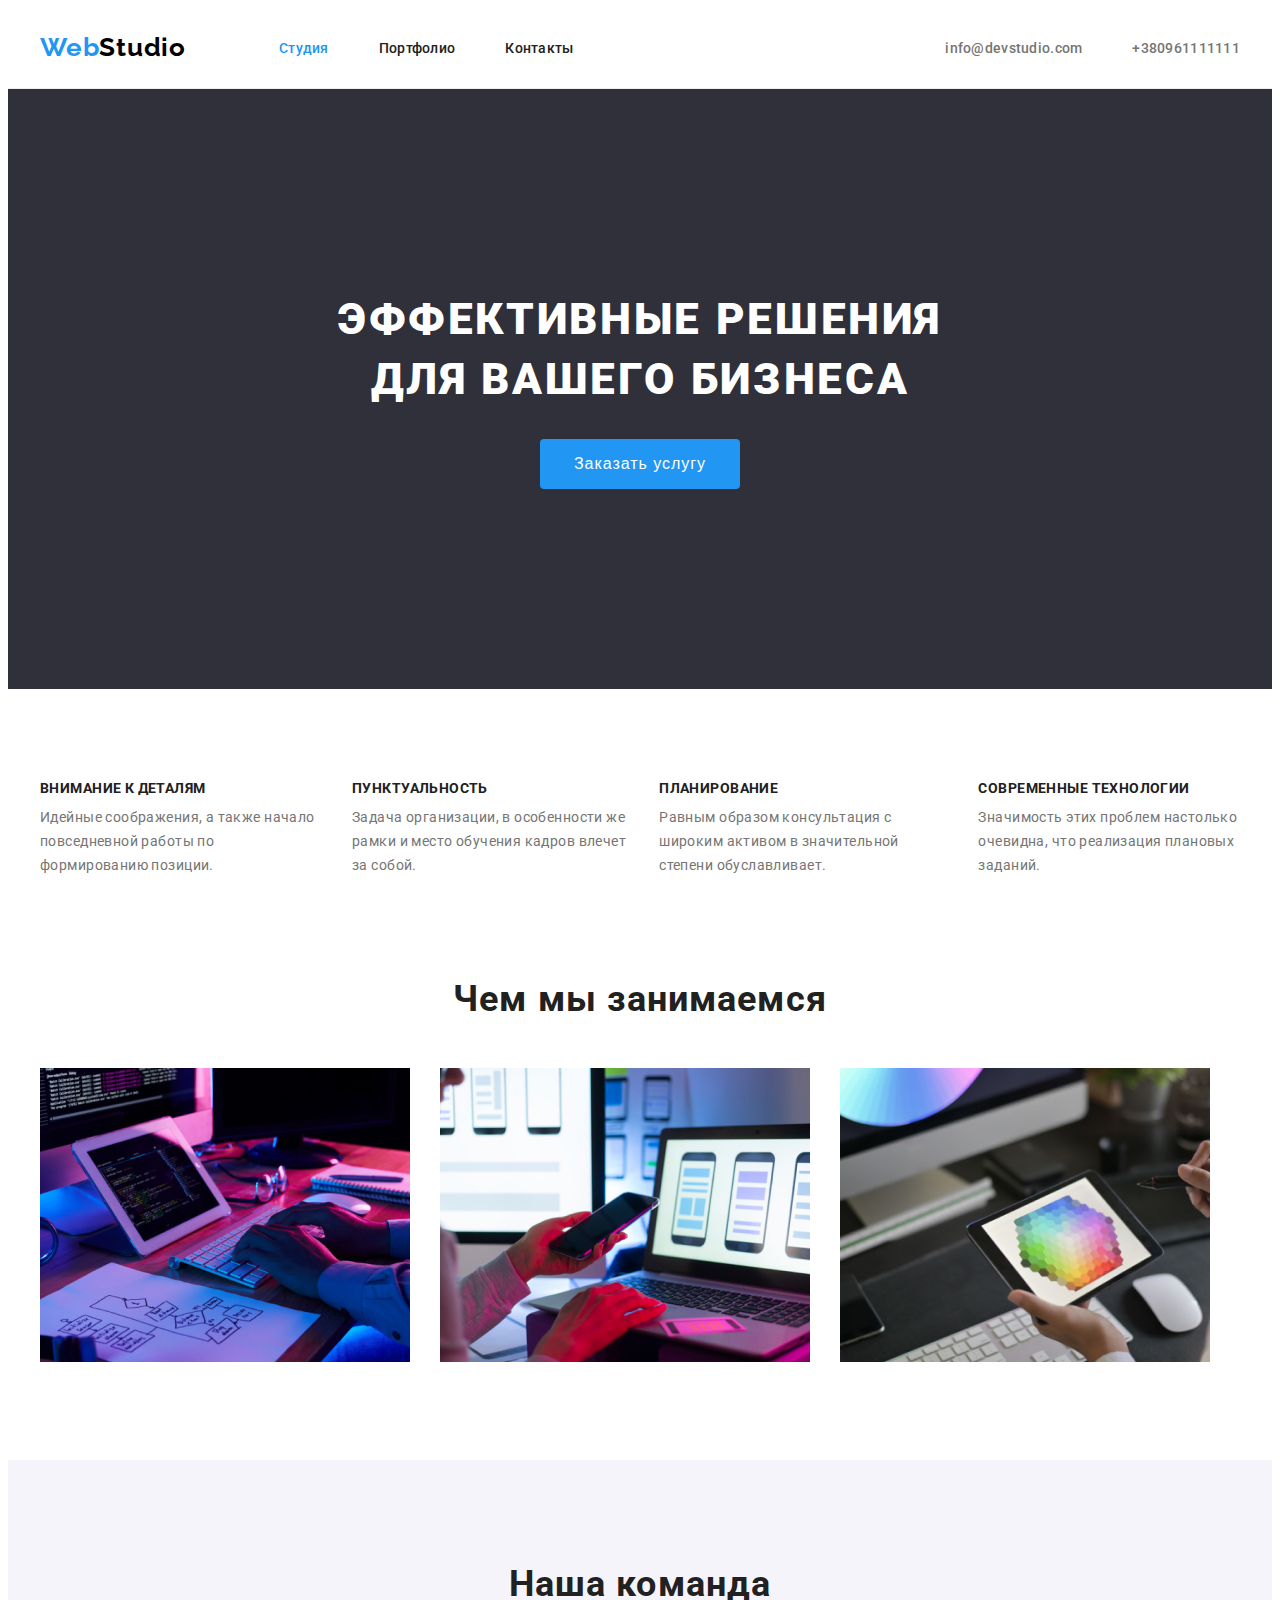
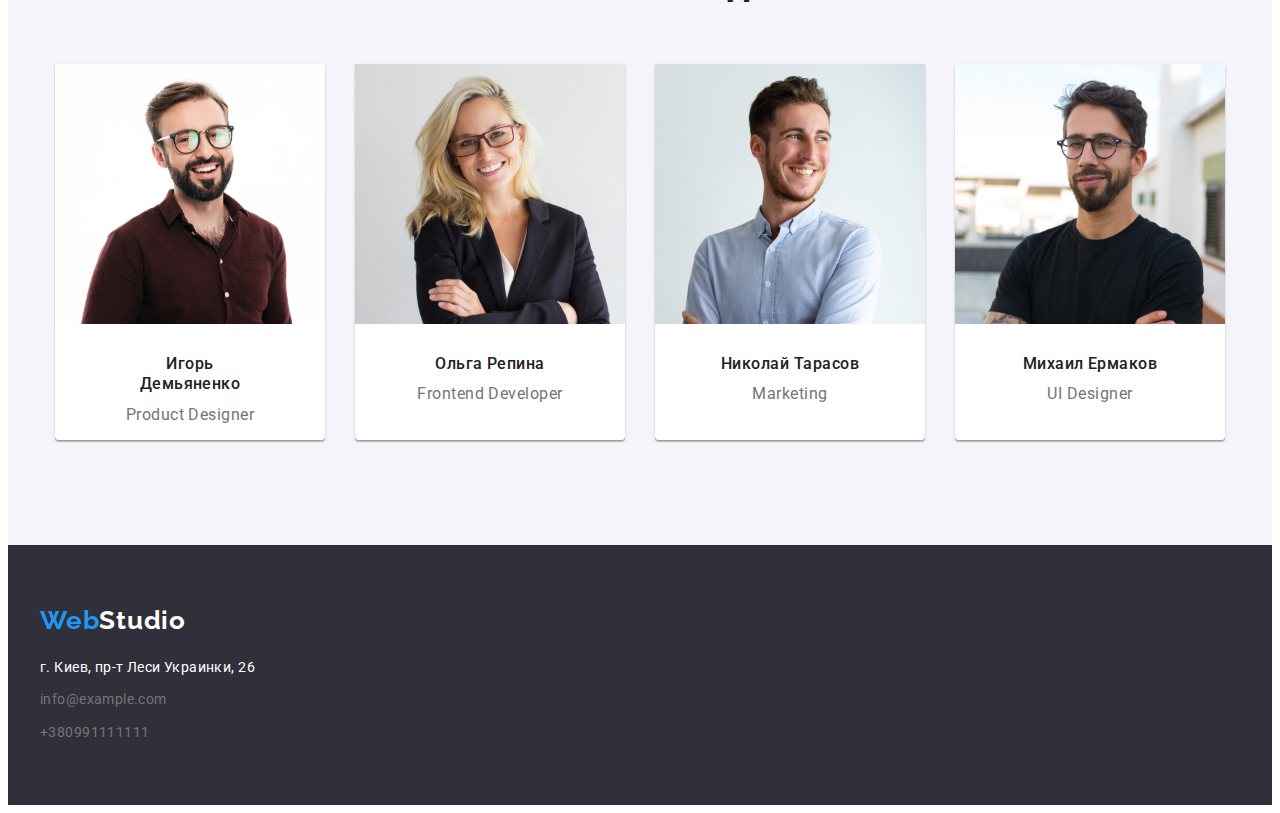
<file: index.html>
<!DOCTYPE html>
<html lang="ru">
<head>
    <meta charset="UTF-8">
    <meta name="viewport" content="width=device-width, initial-scale=1.0">
    <title lang="en">WebStudio</title>
    <link rel="stylecheet" href="https://cdnjs.cloudflare.com/ajax/libs/modern-normalize/1.0.0/modern-normalize.min.css"/>
    <link rel="preconnect" href="https://fonts.gstatic.com">
    <link href="https://fonts.googleapis.com/css2?family=Raleway:wght@700&family=Roboto:wght@400;500;700;900&display=swap" rel="stylesheet">
    <link rel="stylesheet" href="./css/style.css">
</head>
<body>
    <header class="header">
        <div class="container">
        <nav class="navigation">
            <a class="logotype link" href="#" lang="en">Web<span class="header-span">Studio</span></a>
            <ul class="navigation-list list">
                <li class="navigation-list-item">
                    <a class="studio-link active-link link" href="#">Студия</a>
                </li>
                <li class="navigation-list-item">
                    <a class="studio-link link" href="./portfolio.html">Портфолио</a>
                </li>
                <li class="navigation-list-item">
                    <a class="studio-link link" href="#">Контакты</a>
                </li>
            </ul>
         </nav>
             <ul class="contacts-list list">
                 <li class="contacts-links">
                    <a class="contacts-link link" href="mailto:info@devstudio.com">info@devstudio.com</a>
                 </li>
                 <li class="contacts-links">
                    <a class="contacts-link link" href="tel:+380961111111">+380961111111</a>
                 </li>
            </ul>
        </div>
    </header>
    <main>
        <!-- Hero -->
        <section class="hero">
            <div class="container">
                <h1 class="hero-title">Эффективные решения<br>для вашего бизнеса</h1>
                <button class="hero-button">Заказать услугу</button>
        </div>
        </section>

        <!-- Feature -->
        <section class="feature">
            <div class="container">
            <h2 style="display: none">Эффективные решения</h2>
                <ul class="feature-list list">
                    <li class="feature-list-item">
                        <h3 class="feature-subtitle">Внимание к деталям</h3>
                        <p class="deskcription">Идейные соображения, а также начало повседневной работы по формированию позиции.</p>
                    </li>
                    <li class="feature-list-item">
                        <h3 class="feature-subtitle">Пунктуальность</h3>
                        <p class="deskcription">Задача организации, в особенности же рамки и место обучения кадров влечет за собой.</p>
                    </li>
                    <li class="feature-list-item">
                        <h3 class="feature-subtitle">Планирование</h3>
                        <p class="deskcription">Равным образом консультация с широким активом в значительной степени обуславливает.</p>
                    </li>
                    <li class="teature-list-item"> 
                        <h3 class="feature-subtitle">Современные технологии</h3>
                        <p class="deskcription">Значимость этих проблем настолько очевидна, что реализация плановых заданий.</p>
                    </li>
                </ul>
            </div>
        </section>

        <!-- Wtat we do -->
        <section class="we-do">
            <div class="container">
                <h2 class="we-do-title">Чем мы занимаемся</h2>
                <ul class="we-do-list list">
                    <li class="we-do-img">
                        <img class="we-do-img" src="./images/whatwedo/img1.jpg" alt="компьютер" width="370" height="294"> 
                    </li>
                    <li class="we-do-img">
                        <img class="we-do-img" src="./images/whatwedo/img2.jpg" alt="смартфон" width="370" height="294">
                    </li>
                    <li class="we-do-img">
                        <img class="we-do-img" src="./images/whatwedo/img3.jpg" alt="планшет" width="370" height="294">
                    </li>
                </ul>
            </div>
        </section>

        <!-- Our team -->
        <section class="our-team">
                <h2 class="our-team-title">Наша команда</h2>
                <ul class="our-team-list list">
                    <li class="our-team-item">
                        <img class="our-team-img" src="./images/our_team/team_1.jpg" alt="Игорь Демьяненко" width="270" height="260">
                        <div class="card-team">
                            <h3 class="our-team-subtitle">Игорь Демьяненко</h3>
                        <p class="our-team-desk" lang="en">Product Designer</p>
                    </div>
                    </li>
                    <li class="our-team-item">
                        <img class="our-team-img" src="./images/our_team/team_2.jpg" alt="Ольга Репина" width="270" height="260">
                        <div class="card-team">
                            <h3 class="our-team-subtitle">Ольга Репина</h3>
                            <p class="our-team-desk" lang="en">Frontend Developer</p>
                        </div>
                    </li>
                    <li class="our-team-item">
                        <img class="our-team-img" src="./images/our_team/team_3.jpg" alt="Николай Тарасов" width="270" height="260">
                        <div class="card-team">
                            <h3 class="our-team-subtitle">Николай Тарасов</h3>
                            <p class="our-team-desk" lang="en">Marketing</p>
                        </div>
                    </li>
                    <li class="our-team-item">
                        <img class="our-team-img" src="./images/our_team/team_4.jpg" alt="Михаил Ермаков" width="270" height="260">
                        <div class="card-team">
                            <h3 class="our-team-subtitle">Михаил Ермаков</h3>
                            <p class="our-team-desk" lang="en">UI Designer</p>
                        </div>
                    </li>
                </ul>
            
        </section>

    </main>
    <footer class="footer">
        <div class="container">
        <a class="footer-logotype link" href="#" lang="en">Web<span class="footer-span">Studio</span></a>
         <address class="address">
                <ul class="address-list list">
                    <li class="address-list-item">
                        <a class="address-link-map link" href="https://goo.gl/maps/3Z7rk7Q4F9AWosEu5"> г. Киев, пр-т Леси Украинки, 26</a>
                    </li>
                    <li class="address-list-item">
                       <a class="address-link link" href="mailto:info@example.com">info@example.com</a>
                    </li>
                    <li class="address-list-item">
                       <a class="address-link link" href="tel:+380991111111">+380991111111</a>
                    </li>
               </ul>
        </div>
        </address>
    </footer>
</body>
</html>
</file>
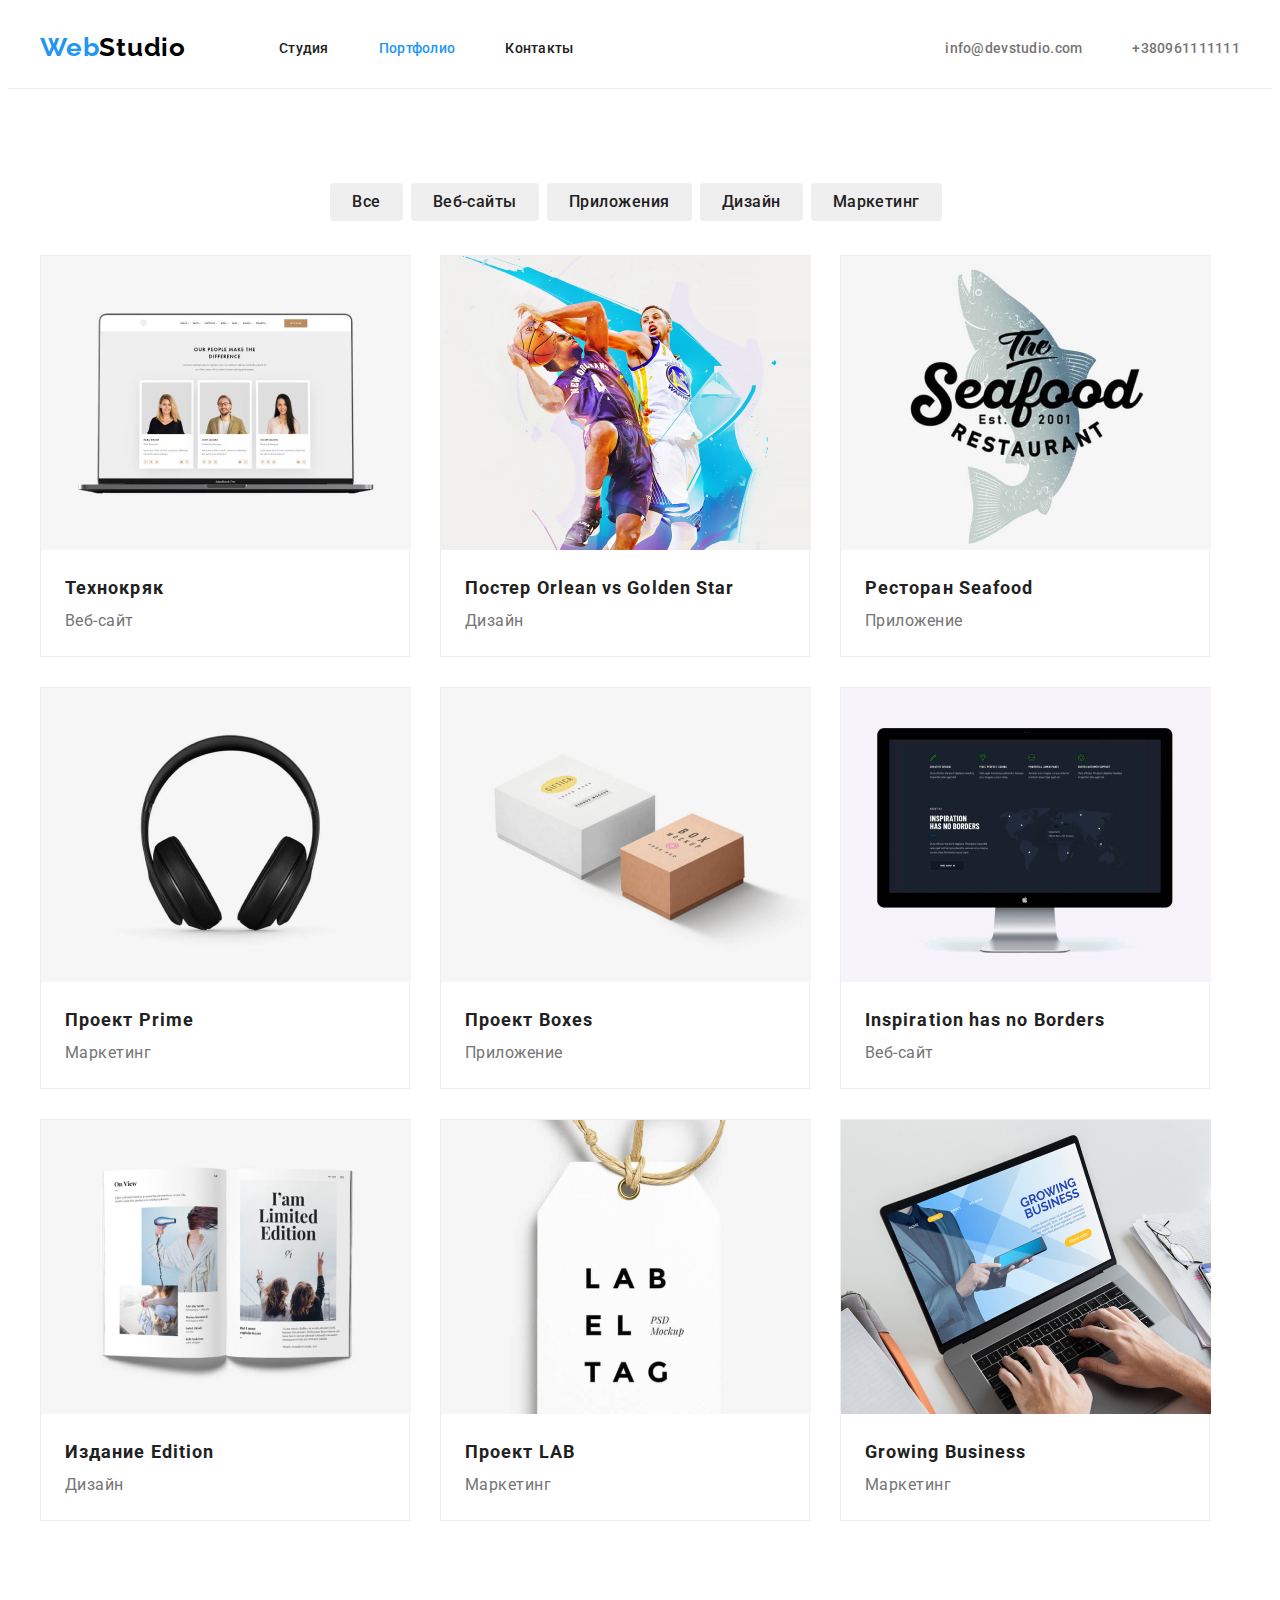
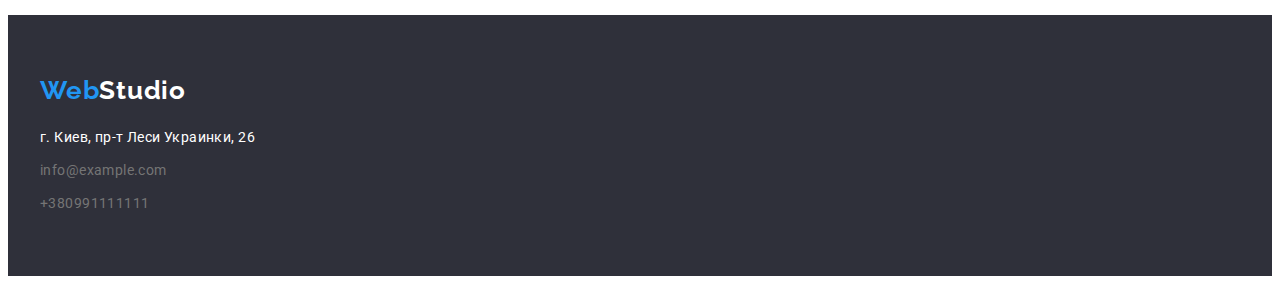
<file: portfolio.html>
<!DOCTYPE html>
<html lang="ru">
<head>
    <meta charset="UTF-8">
    <meta name="viewport" content="width=device-width, initial-scale=1.0">
    <title lang="en">Portfolio | WebStudio</title>
    <link rel="stylecheet" href="https://cdnjs.cloudflare.com/ajax/libs/modern-normalize/1.0.0/modern-normalize.min.css"/>
    <link rel="preconnect" href="https://fonts.gstatic.com">
    <link href="https://fonts.googleapis.com/css2?family=Raleway:wght@700&family=Roboto:wght@400;500;700;900&display=swap" rel="stylesheet">
    <link rel="stylesheet" href="./css/style.css">
</head>
<body>
    <header class="header">
        <div class="container">
        <nav class="navigation">
            <a class="logotype link" href="#" lang="en">Web<span class="header-span">Studio</span></a>
            <ul class="navigation-list list">
                <li class="navigation-list-item">
                    <a class="portfolio-link link" href="./index.html">Студия</a>
                </li>
                <li class="navigation-list-item">
                    <a class="portfolio-link active-link link" href="#">Портфолио</a>
                </li>
                <li class="navigation-list-item">
                    <a class="portfolio-link link" href="#">Контакты</a>
                </li>
            </ul>
         </nav>
             <ul class="contacts-list list">
                 <li class="contacts-links">
                    <a class="contacts-link link" href="mailto:info@devstudio.com">info@devstudio.com</a>
                 </li>
                 <li class="contacts-links">
                    <a class="contacts-link link" href="tel:+380961111111">+380961111111</a>
                 </li>
            </ul>
        </div>
    </header>
    <main>
        <!-- Portfolio -->
        <section class="portfolio">
            <div class="container">
            <h1 hidden>Buttons</h1>
                <ul class="btn-list list">
                    <li><button class="btn-portfolio" type="button">Все</button></li>
                    <li><button class="btn-portfolio" type="button">Веб-сайты</button></li>
                    <li><button class="btn-portfolio" type="button">Приложения</button></li>
                    <li><button class="btn-portfolio" type="button">Дизайн</button></li>
                    <li><button class="btn-portfolio" type="button">Маркетинг</button></li>
                </ul>
    
                <ul class="portfolio-list list">
                    <li class="portfolio-list-item">
                        <img class="portfolio-img"
                        src="./images-portfolio/img-1.jpg" alt="Технокряк" width="370" height="294"> 
                        <div class="card-desk"><h2 class="portfolio-subtitle">Технокряк</h2>
                        <p class="portfolio-desk">Веб-сайт</p></div>
                    </li>
                    <li class="portfolio-list-item"> 
                        <img class="portfolio-img"
                        src="./images-portfolio/img-2.jpg" alt="Постер New Orlean vs Golden Star" width="370" height="294">
                        <div class="card-desk"><h2 class="portfolio-subtitle">Постер <span lang="en">Orlean vs Golden Star</span></h2>
                        <p class="portfolio-desk">Дизайн</p></div>
                    </li>
                    <li class="portfolio-list-item">
                        <img class="portfolio-img"
                        src="./images-portfolio/img-3.jpg" alt="Ресторан Seafood" width="370" height="294">
                        <div class="card-desk"><h2 class="portfolio-subtitle">Ресторан <span lang="en">Seafood</span></h2>
                        <p class="portfolio-desk">Приложение</p></div>
                    </li>
                    <li class="portfolio-list-item">
                        <img class="portfolio-img"
                        src="./images-portfolio/img-4.jpg" alt="Проект Prime" width="370" height="294">
                        <div class="card-desk"><h2 class="portfolio-subtitle">Проект <span lang="en">Prime</span></h2>
                        <p class="portfolio-desk">Маркетинг</p></div>
                    </li>
                    <li class="portfolio-list-item">
                        <img class="portfolio-img"
                        src="./images-portfolio/img-5.jpg" alt="Проект Boxes" width="370" height="294">
                        <div class="card-desk"><h2 class="portfolio-subtitle">Проект <span lang="en">Boxes</span></h2>
                        <p class="portfolio-desk">Приложение</p></div>
                    </li>
                    <li class="portfolio-list-item">
                        <img class="portfolio-img"
                        src="./images-portfolio/img-6.jpg" alt="Inspiration has no Borders" width="370" height="294">
                        <div class="card-desk"><h2 class="portfolio-subtitle" lang="en">Inspiration has no Borders</h2>
                        <p class="portfolio-desk">Веб-сайт</p></div>
                    </li>
                    <li class="portfolio-list-item">
                        <img class="portfolio-img"
                        src="./images-portfolio/img-7.jpg" alt="Издание Limited Edition" width="370" height="294">
                        <div class="card-desk"><h2 class="portfolio-subtitle">Издание <span lang="en">Edition</span></h2>
                        <p class="portfolio-desk">Дизайн</p></div>
                    </li>
                    <li class="portfolio-list-item"> 
                        <img class="portfolio-img"
                        src="./images-portfolio/img-8.jpg" alt="Проект LAB" width="370" height="294">
                        <div class="card-desk"><h2 class="portfolio-subtitle">Проект <span lang="en">LAB</span></h2>
                        <p class="portfolio-desk">Маркетинг</p></div>
                    </li>
                    <li class="portfolio-list-item">
                        <img class="portfolio-img"
                        src="./images-portfolio/img-9.jpg" alt="Growing Business" width="370" height="294">
                        <div class="card-desk"><h2 class="portfolio-subtitle" lang="en">Growing Business</h2>
                        <p class="portfolio-desk">Маркетинг</p></div>
                    </li>
                </ul>
            </div>
        </section>
    </main>
        <footer class="footer">
            <div class="container">
            <a class="footer-logotype link" href="#" lang="en">Web<span class="footer-span">Studio</span></a>
            <address class="address">
                    <ul class="address-list list">
                        <li class="address-list-item">
                            <a class="address-link-map link" href="https://goo.gl/maps/3Z7rk7Q4F9AWosEu5"> г. Киев, пр-т Леси Украинки, 26</a>
                        </li>
                        <li class="address-list-item">
                           <a class="address-link link" href="mailto:info@example.com">info@example.com</a>
                        </li>
                        <li class="address-list-item">
                           <a class="address-link link" href="tel:+380991111111">+380991111111</a>
                        </li>
                   </ul>
            </div>
            </address>
        </footer>
</body>
</html>
</file>
<file: css/style.css>
:root {
    --text-font: "Roboto", sans-serif;
    --title-font: "Raleway", sans-serif;
    --accent-color: #2196F3;
    --header-span-color: #000000;
    --accent-text-color: #FFFFFF;
    --desk-link-color: #757575;
    --text-subtitle-color: #212121;
    --our-team-color: #F5F4FA;
    --fon-color: #2F303A; 
}

body {
    font-family: "Roboto", sans-serif;
}

h1, h2, h3, h4, h5, h6, p {
    margin: 0;
}

ul, ol {
    margin: 0;
    padding: 0;
}

img {
    display: block;
}

.list {
    list-style: none;
}

.link {
    text-decoration: none;
}

.container {
    margin-left: auto; 
    margin-right:auto;
    width: 1200px;
    
    padding-right: 15px;
    padding-left: 15px;
}



/* ========== HEADER ========== */

.header{
    border-bottom: 1px solid #ECECEC;
}
.header .container {
    display: flex;
    align-items: center;
    justify-content: space-between;
}

.navigation {
    display: flex;
    align-items: center;
}

.navigation-list {
    display: flex;   
}

.contacts-list {
display: flex;
align-items: center;
}

.navigation-list-item:not(:last-child) {
    margin-right: 50px;
}

.contacts-links:not(:last-child) {
    margin-right: 50px;
}

.hero {
    background-color: var(--fon-color);
}

.logotype {
    margin-right: 93px;
    padding-top: 24px;
    padding-bottom: 25px;

    font-family: var(--title-font);
    font-weight: 700;
    font-size: 26px;
    line-height: 1.192;
    letter-spacing: 0.03em;
    color: var(--accent-color);
}

.header-span {
    font-family: var(--title-font);
    color: var(--header-span-color);
}

.studio-link {
    display: block;
    padding-top: 32px;
    padding-bottom: 32px;

    font-weight: 500;
    font-size: 14px;
    line-height: 1.143;
    letter-spacing: 0.02em;
    color: var(--text-subtitle-color)
}

.studio-link:hover, .contacts-link:hover,
.studio-link:focus, .contacts-link:focus{
    color: var(--accent-color);
}

.active-link {
    color: var(--accent-color);
}

.contacts-link {
    display: block;
    padding-top: 32px;
    padding-bottom: 32px;

    font-weight: 500;
    font-size: 14px;
    line-height: 1.143;
    letter-spacing: 0.02em;
    color: var(--desk-link-color);
}

/* ========== END HEADER ========== */

/* ========== HERO ========== */

.hero {
    padding-bottom: 200px;
    padding-top: 200px;

    text-align: center;
}

.hero-title {
    margin-bottom: 30px;

    display: block;
    font-weight: 900;
    font-size: 44px;
    line-height: 1.364;
    text-align: center;
    letter-spacing: 0.06em;
    text-transform: uppercase;
    color: var(--accent-text-color);
}

.hero-button {
    padding-bottom: 200px;

    min-width: 200px;
    min-height: 50px;
    padding: 10px 32px;
    border: none;
    border-radius: 4px;

    font-size: 16px;
    line-height: 1.185;
    text-align: center;
    letter-spacing: 0.06em;
    color: var(--accent-text-color);
    background-color: var(--accent-color);
    cursor: pointer;
}

/* ========== END HERO ========== */

/* ========== FEATURE ========== */

.feature {
    display: flex;
    align-items: center;
    padding-bottom: 91px;
    padding-top: 91px;
}

.feature-list {
    display: flex;
    align-items: center;
}

.feature-list-item:not(:last-child) {
    margin-right: 30px;   
}

.feature-subtitle {
    margin-bottom: 10px;

    font-weight: 700;
    font-size: 14px;
    line-height: 1.143;
    letter-spacing: 0.03em;
    text-transform: uppercase;
    color: var(--text-subtitle-color);
}

.deskcription {
    font-weight: 400;
    font-size: 14px;
    line-height: 1.714;
    letter-spacing: 0.03em;
    color: var(--desk-link-color);
}

/* ========== END FEATURE ========== */

/* ========== WHAT WE DO ========== */

.we-do {
    padding-bottom: 94px;
}

.we-do-title, .our-team-title {
    font-weight: 700;
    font-size: 36px;
    line-height: 1.667;
    text-align: center;
    letter-spacing: 0.03em;
    color: var(--text-subtitle-color);
}

.we-do-title {
    margin-bottom: 39px;
}

.we-do-list {
    display: inline-flex;
} 
.we-do-img:not(:last-child) {
    margin-right: 30px;
}

/* ========== END WHAT WE DO ========== */

/* ========== OUR TEAM ========== */

.our-team {
    padding-top: 94px;
    padding-bottom: 105px;
}
.our-team-list {
    display: flex;
    justify-content: center; 
} 

.our-team-item:not(:last-child) {
    margin-right: 30px;
}

.our-team-item {
    width: 270px;
    background: #FFFFFF;
    /* material shadow v1 */
    box-shadow: 0px 1px 3px rgba(0, 0, 0, 0.12), 0px 1px 1px rgba(0, 0, 0, 0.14), 0px 2px 1px rgba(0, 0, 0, 0.2);
    border-radius: 0px 0px 4px 4px;
}

.our-team-title {
    margin-bottom: 50px;
}

.card-team {
    padding: 30px 59px 16px 59px;
}

.our-team {
    background-color: var(--our-team-color);
}

.our-team-subtitle {
    margin-bottom: 10px;
    text-align: center;

    font-weight: 500;
    font-size: 16px;
    line-height: 1.267;
    letter-spacing: 0.03em;
    color: var(--text-subtitle-color);
}

.our-team-desk {
    text-align: center;

    font-weight: 400;
    font-size: 16px;
    line-height: 1.188;
    letter-spacing: 0.03em;
    color: var(--desk-link-color);
}

/* ========== END OUR TEAM ========== */

/* ========== FOOTER ========== */

.footer {
    padding-top: 60px;
    padding-bottom: 60px;
}

.footer-logotype {
    display: block;
    margin-bottom: 20px;

    font-family: var(--title-font);
    font-weight: 700;
    font-size: 26px;
    line-height: 1.192;
    letter-spacing: 0.03em;
    color: var(--accent-color);
}

.address-list-item:not(:last-child) {
    margin-bottom: 9px;
}

.footer-span {
    color: var(--accent-text-color);
}

.address {
    font-style: normal;
    font-weight: 400;
    font-size: 14px;
    line-height: 1.714;
    letter-spacing: 0.03em;
}

.address-link-map {
    color: var(--accent-text-color);
    text-decoration: none;
}

.address-link {
    color: var(--desk-link-color)
}

.footer { 
    background-color: var(--fon-color);
}
/* ========== END FOOTER ========== */

/* ========== PORTFOLIO ========== */

.portfolio {
    padding-bottom: 94px;
    padding-top: 94px;
   
}

.portfolio-link:hover, 
.portfolio-link:focus {
    color: var(--accent-color);
}

.portfolio-link {
    display: block;
    padding-top: 32px;
    padding-bottom: 32px;

    font-weight: 500;
    font-size: 14px;
    line-height: 1.143;
    letter-spacing: 0.02em;
    color: var(--text-subtitle-color);
}

.active-link {
    color: var(--accent-color)
}

.buttons { 
    display: flex;
    justify-content: center;
    padding-top: 91px;
    padding-bottom: 33px;
}

.btn-list {
    display: flex;
    align-items: center;
    justify-content: center;
    margin-bottom: 34px;
}

.btn-portfolio {
    padding: 6px 22px;
    margin-right: 8px;

    font-family :inherit;
    font-weight: 500;
    font-size: 16px;
    line-height: 26px;
    letter-spacing: 0.03em;
    color: var(--text-subtitle-color);
    border: none;
    border-radius: 4px;
}

.btn-portfolio:hover,
.btn-portfolio:focus {
    cursor: pointer;
    color: var(--accent-text-color);
    background-color: var(--accent-color);
   
}

.portfolio-list {
    display: flex;
    align-items: center;
    flex-wrap: wrap; 
}

.portfolio-list-item {
    width: 370px;
    margin-right: 30px;
    margin-bottom: 30px;

    background: var(--accent-text-color);
    border: 1px solid #EEEEEE;
    box-sizing: border-box;
}

.portfolio-list-item:nth-child(3n) {
    margin-right: 0px;
}

.portfolio-list-item:nth-last-child(-n + 3) {
    margin-bottom: 0;
}

.card-desk {
    padding: 20px 24px 20px 24px;
}

.portfolio-subtitle {
    font-weight: 700;
    font-size: 18px;
    line-height: 2;
    letter-spacing: 0.06em;
    color: var(--text-subtitle-color);
    cursor: pointer;
}

.portfolio-desk {

    font-weight: 400;
    font-size: 16px;
    line-height: 30px;
    letter-spacing: 0.03em;
    color: var(--desk-link-color);
    cursor: pointer;
}

/* ========== END PORTFOLIO ========== */
</file>
